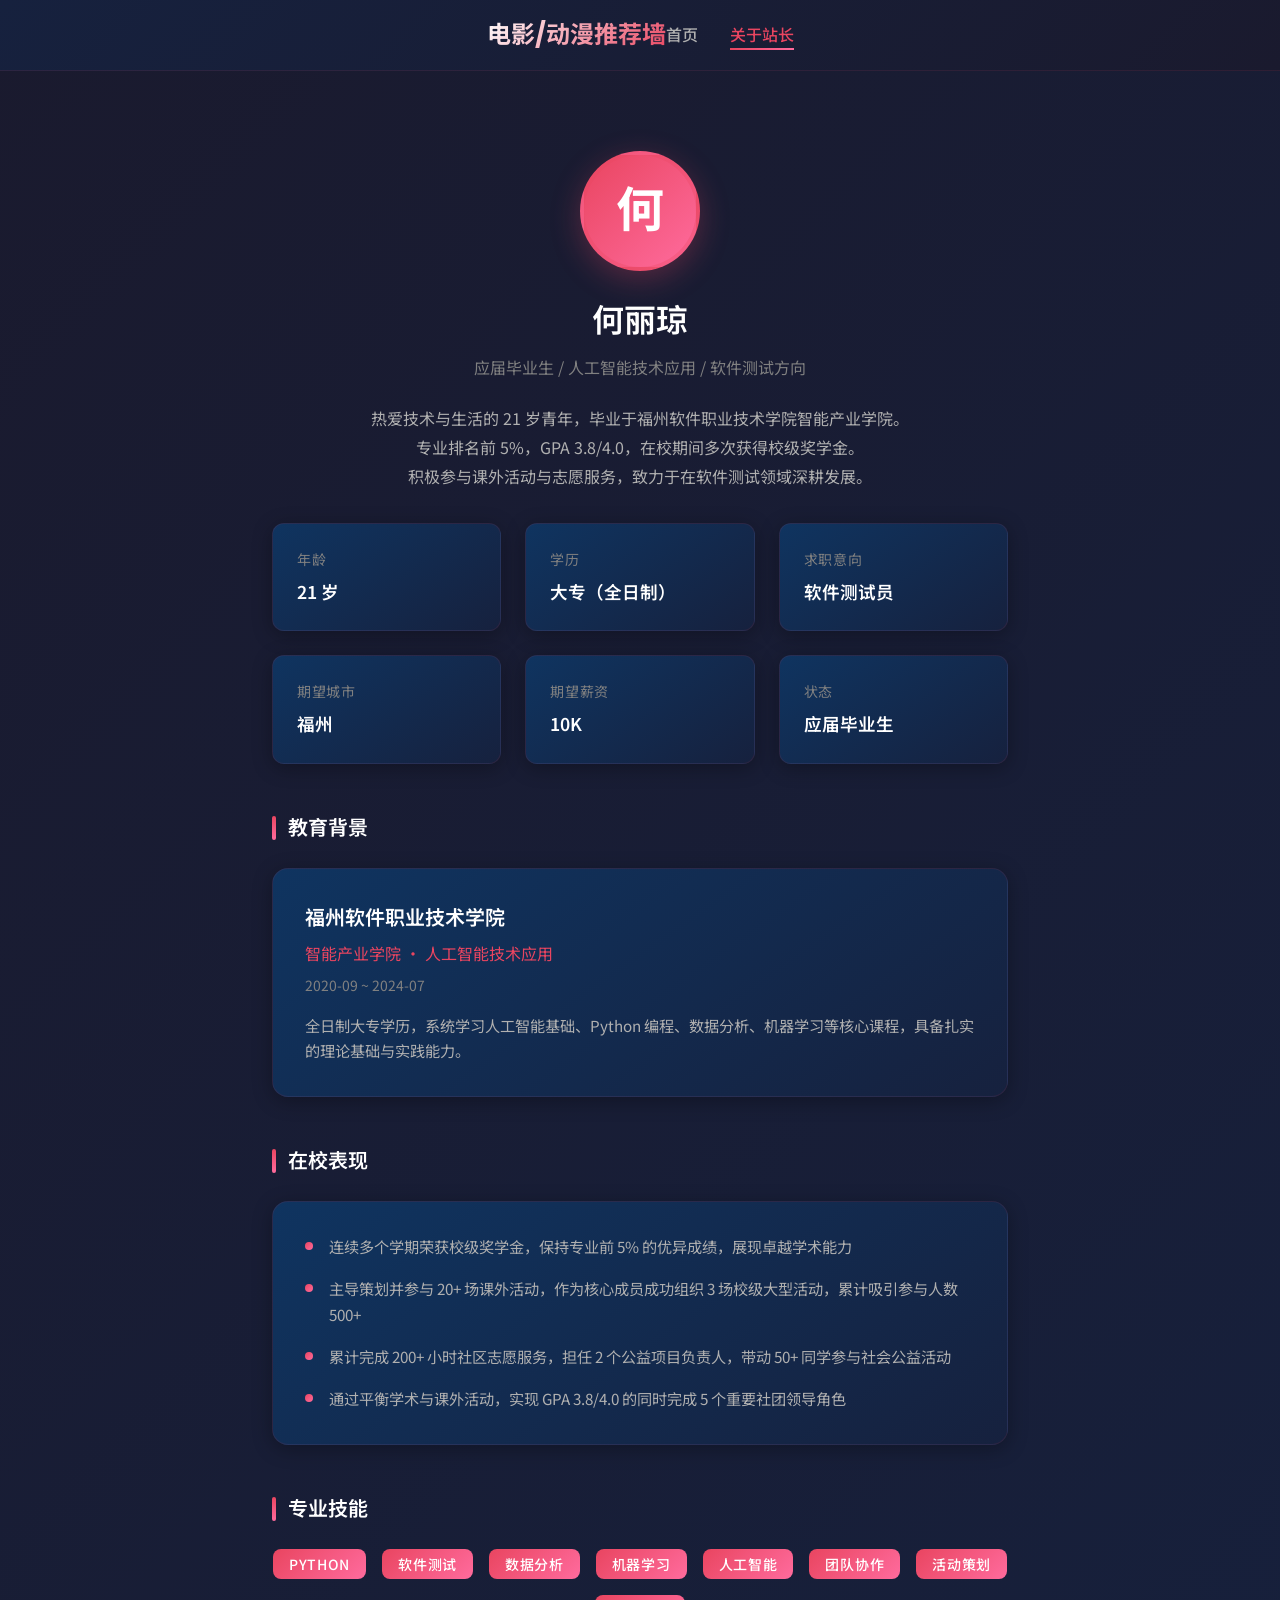
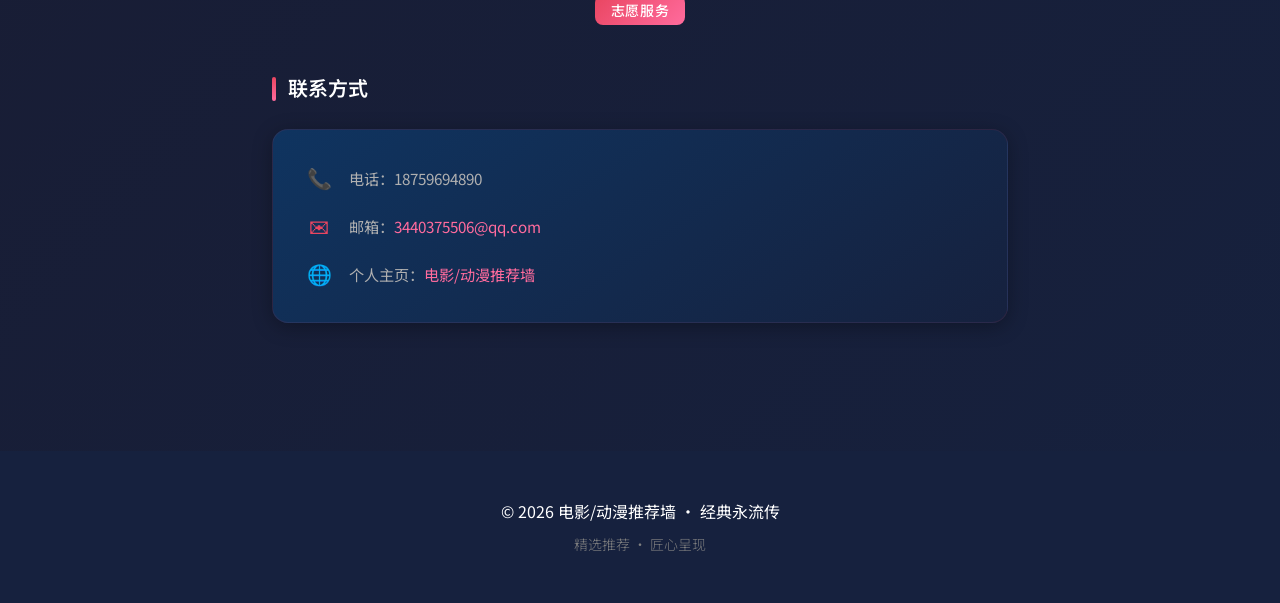
<file: about.html>
<!DOCTYPE html>
<html lang="zh-CN">
<head>
    <meta charset="UTF-8">
    <meta name="viewport" content="width=device-width, initial-scale=1.0">
    <meta name="description" content="关于站长 - 电影/动漫推荐墙">
    <title>关于站长 | 电影/动漫推荐墙</title>

    <link rel="preconnect" href="https://fonts.googleapis.com">
    <link rel="preconnect" href="https://fonts.gstatic.com" crossorigin>
    <link href="https://fonts.googleapis.com/css2?family=Poppins:wght@400;600;700&family=Noto+Sans+SC:wght@300;400;500;700&display=swap" rel="stylesheet">

    <link rel="stylesheet" href="styles.css">
    <style>
        /* 导航栏 */
        .navbar {
            background: linear-gradient(135deg, var(--bg-secondary) 0%, var(--bg-primary) 100%);
            padding: var(--spacing-sm) var(--spacing-lg);
            border-bottom: 1px solid rgba(233, 69, 96, 0.1);
            position: sticky;
            top: 0;
            z-index: 100;
        }

        .navbar-content {
            max-width: 1400px;
            margin: 0 auto;
            display: flex;
            justify-content: space-between;
            align-items: center;
        }

        .navbar-brand {
            font-family: var(--font-heading);
            font-size: 1.5rem;
            font-weight: 700;
            background: linear-gradient(135deg, var(--text-primary) 0%, var(--accent-primary) 100%);
            -webkit-background-clip: text;
            -webkit-text-fill-color: transparent;
            background-clip: text;
            text-decoration: none;
        }

        .navbar-links {
            display: flex;
            gap: var(--spacing-lg);
            list-style: none;
        }

        .navbar-links a {
            color: var(--text-secondary);
            text-decoration: none;
            font-size: 1rem;
            font-weight: 500;
            transition: color var(--transition-fast);
            position: relative;
        }

        .navbar-links a:hover,
        .navbar-links a.active {
            color: var(--accent-primary);
        }

        .navbar-links a::after {
            content: '';
            position: absolute;
            bottom: -4px;
            left: 0;
            width: 0;
            height: 2px;
            background: linear-gradient(90deg, var(--accent-primary), var(--accent-secondary));
            transition: width var(--transition-fast);
        }

        .navbar-links a:hover::after,
        .navbar-links a.active::after {
            width: 100%;
        }

        /* 关于页面内容区域 */
        .about-section {
            max-width: 800px;
            margin: 0 auto;
            padding: var(--spacing-xl) var(--spacing-lg);
            text-align: center;
        }

        /* 头像 */
        .about-avatar {
            width: 120px;
            height: 120px;
            border-radius: 50%;
            margin: 0 auto var(--spacing-md);
            background: linear-gradient(135deg, var(--accent-primary), var(--accent-secondary));
            display: flex;
            align-items: center;
            justify-content: center;
            font-family: var(--font-heading);
            font-size: 3rem;
            font-weight: 700;
            color: var(--text-primary);
            border: 4px solid rgba(233, 69, 96, 0.3);
            box-shadow: 0 8px 30px rgba(233, 69, 96, 0.3);
        }

        .about-name {
            font-family: var(--font-heading);
            font-size: clamp(1.5rem, 3vw, 2rem);
            font-weight: 600;
            color: var(--text-primary);
            margin-bottom: var(--spacing-xs);
        }

        .about-role {
            font-size: 1rem;
            color: var(--text-muted);
            margin-bottom: var(--spacing-md);
        }

        .about-bio {
            font-size: 1rem;
            color: var(--text-secondary);
            line-height: 1.8;
            margin-bottom: var(--spacing-lg);
        }

        /* 信息卡片网格 */
        .info-grid {
            display: grid;
            grid-template-columns: repeat(auto-fit, minmax(200px, 1fr));
            gap: var(--spacing-md);
            margin-bottom: var(--spacing-xl);
            text-align: left;
        }

        .info-card {
            background: linear-gradient(145deg, var(--bg-card) 0%, var(--bg-secondary) 100%);
            border-radius: var(--radius-md);
            padding: var(--spacing-md);
            box-shadow: 0 4px 20px var(--shadow-medium);
            border: 1px solid rgba(233, 69, 96, 0.1);
        }

        .info-card-title {
            font-size: 0.875rem;
            color: var(--text-muted);
            margin-bottom: var(--spacing-xs);
            text-transform: uppercase;
            letter-spacing: 0.05em;
        }

        .info-card-value {
            font-size: 1.1rem;
            color: var(--text-primary);
            font-weight: 600;
        }

        /* 区块标题 */
        .section-subtitle {
            font-family: var(--font-heading);
            font-size: 1.25rem;
            font-weight: 600;
            color: var(--text-primary);
            margin: var(--spacing-xl) 0 var(--spacing-md);
            text-align: left;
            position: relative;
            padding-left: var(--spacing-sm);
        }

        .section-subtitle::before {
            content: '';
            position: absolute;
            left: 0;
            top: 4px;
            bottom: 4px;
            width: 4px;
            background: linear-gradient(180deg, var(--accent-primary), var(--accent-secondary));
            border-radius: 2px;
        }

        /* 教育背景 */
        .edu-card {
            background: linear-gradient(145deg, var(--bg-card) 0%, var(--bg-secondary) 100%);
            border-radius: var(--radius-lg);
            padding: var(--spacing-lg);
            box-shadow: 0 4px 20px var(--shadow-medium);
            border: 1px solid rgba(233, 69, 96, 0.1);
            text-align: left;
            margin-bottom: var(--spacing-md);
        }

        .edu-school {
            font-size: 1.25rem;
            font-weight: 600;
            color: var(--text-primary);
            margin-bottom: var(--spacing-xs);
        }

        .edu-major {
            font-size: 1rem;
            color: var(--accent-primary);
            margin-bottom: var(--spacing-xs);
        }

        .edu-time {
            font-size: 0.875rem;
            color: var(--text-muted);
            margin-bottom: var(--spacing-sm);
        }

        .edu-detail {
            font-size: 0.95rem;
            color: var(--text-secondary);
            line-height: 1.7;
        }

        /* 在校表现列表 */
        .achievement-list {
            text-align: left;
            background: linear-gradient(145deg, var(--bg-card) 0%, var(--bg-secondary) 100%);
            border-radius: var(--radius-lg);
            padding: var(--spacing-lg);
            box-shadow: 0 4px 20px var(--shadow-medium);
            border: 1px solid rgba(233, 69, 96, 0.1);
        }

        .achievement-item {
            display: flex;
            align-items: flex-start;
            gap: var(--spacing-sm);
            margin-bottom: var(--spacing-sm);
            color: var(--text-secondary);
            font-size: 0.95rem;
            line-height: 1.7;
        }

        .achievement-item::before {
            content: '';
            min-width: 8px;
            height: 8px;
            background: linear-gradient(135deg, var(--accent-primary), var(--accent-secondary));
            border-radius: 50%;
            margin-top: 8px;
        }

        .achievement-item:last-child {
            margin-bottom: 0;
        }

        /* 技能标签 */
        .skill-tags {
            display: flex;
            flex-wrap: wrap;
            justify-content: center;
            gap: var(--spacing-sm);
            margin-bottom: var(--spacing-xl);
        }

        .skill-tag {
            display: inline-block;
            padding: calc(var(--spacing-xs) / 2) var(--spacing-sm);
            background: linear-gradient(135deg, var(--accent-primary), var(--accent-secondary));
            color: var(--text-primary);
            font-size: 0.875rem;
            font-weight: 500;
            border-radius: var(--radius-sm);
            text-transform: uppercase;
            letter-spacing: 0.05em;
        }

        /* 联系方式卡片 */
        .contact-card {
            background: linear-gradient(145deg, var(--bg-card) 0%, var(--bg-secondary) 100%);
            border-radius: var(--radius-lg);
            padding: var(--spacing-lg);
            box-shadow: 0 4px 20px var(--shadow-medium);
            border: 1px solid rgba(233, 69, 96, 0.1);
            text-align: left;
        }

        .contact-card-title {
            font-family: var(--font-heading);
            font-size: 1.25rem;
            font-weight: 600;
            color: var(--text-primary);
            margin-bottom: var(--spacing-md);
            text-align: center;
        }

        .contact-item {
            display: flex;
            align-items: center;
            gap: var(--spacing-sm);
            margin-bottom: var(--spacing-sm);
            color: var(--text-secondary);
            font-size: 0.95rem;
        }

        .contact-item:last-child {
            margin-bottom: 0;
        }

        .contact-icon {
            font-size: 1.25rem;
            color: var(--accent-primary);
            min-width: 28px;
            text-align: center;
        }

        .contact-item a {
            color: var(--accent-secondary);
            text-decoration: none;
            transition: color var(--transition-fast);
        }

        .contact-item a:hover {
            color: var(--accent-primary);
            text-decoration: underline;
        }

        /* 返回顶部按钮 */
        .back-to-top {
            position: fixed;
            bottom: 32px;
            right: 32px;
            width: 48px;
            height: 48px;
            border-radius: 50%;
            background: linear-gradient(135deg, var(--accent-primary), var(--accent-secondary));
            color: var(--text-primary);
            border: none;
            font-size: 1.25rem;
            cursor: pointer;
            box-shadow: 0 4px 15px rgba(233, 69, 96, 0.4);
            opacity: 0;
            visibility: hidden;
            transition: opacity var(--transition-normal), visibility var(--transition-normal), transform var(--transition-fast);
            z-index: 99;
            display: flex;
            align-items: center;
            justify-content: center;
        }

        .back-to-top.visible {
            opacity: 1;
            visibility: visible;
        }

        .back-to-top:hover {
            transform: translateY(-4px);
        }

        /* 响应式 */
        @media (max-width: 768px) {
            .navbar-content {
                flex-direction: column;
                gap: var(--spacing-sm);
            }

            .about-section {
                padding: var(--spacing-lg) var(--spacing-md);
            }

            .info-grid {
                grid-template-columns: 1fr;
            }

            .contact-card {
                padding: var(--spacing-md);
            }

            .back-to-top {
                bottom: 20px;
                right: 20px;
                width: 44px;
                height: 44px;
            }
        }
    </style>
</head>
<body>
    <div class="progress-bar" id="progress-bar"></div>

    <nav class="navbar">
        <div class="navbar-content">
            <a href="index.html" class="navbar-brand">电影/动漫推荐墙</a>
            <ul class="navbar-links">
                <li><a href="index.html">首页</a></li>
                <li><a href="about.html" class="active">关于站长</a></li>
            </ul>
        </div>
    </nav>

    <main class="main-content">
        <section class="about-section">
            <!-- 头像与基本信息 -->
            <div class="about-avatar">何</div>
            <h1 class="about-name">何丽琼</h1>
            <p class="about-role">应届毕业生 / 人工智能技术应用 / 软件测试方向</p>
            <p class="about-bio">
                热爱技术与生活的 21 岁青年，毕业于福州软件职业技术学院智能产业学院。<br>
                专业排名前 5%，GPA 3.8/4.0，在校期间多次获得校级奖学金。<br>
                积极参与课外活动与志愿服务，致力于在软件测试领域深耕发展。
            </p>

            <!-- 基本信息网格 -->
            <div class="info-grid">
                <div class="info-card">
                    <div class="info-card-title">年龄</div>
                    <div class="info-card-value">21 岁</div>
                </div>
                <div class="info-card">
                    <div class="info-card-title">学历</div>
                    <div class="info-card-value">大专（全日制）</div>
                </div>
                <div class="info-card">
                    <div class="info-card-title">求职意向</div>
                    <div class="info-card-value">软件测试员</div>
                </div>
                <div class="info-card">
                    <div class="info-card-title">期望城市</div>
                    <div class="info-card-value">福州</div>
                </div>
                <div class="info-card">
                    <div class="info-card-title">期望薪资</div>
                    <div class="info-card-value">10K</div>
                </div>
                <div class="info-card">
                    <div class="info-card-title">状态</div>
                    <div class="info-card-value">应届毕业生</div>
                </div>
            </div>

            <!-- 教育背景 -->
            <h2 class="section-subtitle">教育背景</h2>
            <div class="edu-card">
                <div class="edu-school">福州软件职业技术学院</div>
                <div class="edu-major">智能产业学院 · 人工智能技术应用</div>
                <div class="edu-time">2020-09 ~ 2024-07</div>
                <div class="edu-detail">
                    全日制大专学历，系统学习人工智能基础、Python 编程、数据分析、机器学习等核心课程，具备扎实的理论基础与实践能力。
                </div>
            </div>

            <!-- 在校表现 -->
            <h2 class="section-subtitle">在校表现</h2>
            <div class="achievement-list">
                <div class="achievement-item">连续多个学期荣获校级奖学金，保持专业前 5% 的优异成绩，展现卓越学术能力</div>
                <div class="achievement-item">主导策划并参与 20+ 场课外活动，作为核心成员成功组织 3 场校级大型活动，累计吸引参与人数 500+</div>
                <div class="achievement-item">累计完成 200+ 小时社区志愿服务，担任 2 个公益项目负责人，带动 50+ 同学参与社会公益活动</div>
                <div class="achievement-item">通过平衡学术与课外活动，实现 GPA 3.8/4.0 的同时完成 5 个重要社团领导角色</div>
            </div>

            <!-- 技能标签 -->
            <h2 class="section-subtitle">专业技能</h2>
            <div class="skill-tags">
                <span class="skill-tag">Python</span>
                <span class="skill-tag">软件测试</span>
                <span class="skill-tag">数据分析</span>
                <span class="skill-tag">机器学习</span>
                <span class="skill-tag">人工智能</span>
                <span class="skill-tag">团队协作</span>
                <span class="skill-tag">活动策划</span>
                <span class="skill-tag">志愿服务</span>
            </div>

            <!-- 联系方式 -->
            <h2 class="section-subtitle">联系方式</h2>
            <div class="contact-card">
                <div class="contact-item">
                    <span class="contact-icon">&#128222;</span>
                    <span>电话：18759694890</span>
                </div>
                <div class="contact-item">
                    <span class="contact-icon">&#9993;</span>
                    <span>邮箱：<a href="mailto:3440375506@qq.com">3440375506@qq.com</a></span>
                </div>
                <div class="contact-item">
                    <span class="contact-icon">&#127760;</span>
                    <span>个人主页：<a href="index.html">电影/动漫推荐墙</a></span>
                </div>
            </div>
        </section>
    </main>

    <footer class="footer">
        <div class="footer-content">
            <p class="copyright">&copy; 2026 电影/动漫推荐墙 · 经典永流传</p>
            <p class="footer-note">精选推荐 · 匠心呈现</p>
        </div>
    </footer>

    <button class="back-to-top" id="back-to-top" aria-label="返回顶部">&#8593;</button>

    <script>
        document.addEventListener('DOMContentLoaded', function () {
            // 进度条
            var progressBar = document.getElementById('progress-bar');
            function updateProgressBar() {
                var scrollTop = window.scrollY || document.documentElement.scrollTop;
                var scrollHeight = document.documentElement.scrollHeight - document.documentElement.clientHeight;
                var progress = scrollHeight > 0 ? (scrollTop / scrollHeight) * 100 : 0;
                progressBar.style.width = progress + '%';
            }
            window.addEventListener('scroll', updateProgressBar);
            updateProgressBar();

            // 返回顶部按钮
            var backToTopBtn = document.getElementById('back-to-top');
            function toggleBackToTop() {
                if ((window.scrollY || document.documentElement.scrollTop) > 300) {
                    backToTopBtn.classList.add('visible');
                } else {
                    backToTopBtn.classList.remove('visible');
                }
            }
            window.addEventListener('scroll', toggleBackToTop);
            backToTopBtn.addEventListener('click', function () {
                window.scrollTo({ top: 0, behavior: 'smooth' });
            });
            toggleBackToTop();
        });
    </script>
</body>
</html>
</file>
<file: styles.css>
:root {
    --bg-primary: #1a1a2e;
    --bg-secondary: #16213e;
    --bg-card: #0f3460;
    --accent-primary: #e94560;
    --accent-secondary: #ff6b9d;
    --text-primary: #ffffff;
    --text-secondary: #b0b0b0;
    --text-muted: #808080;
    --gradient-start: #e94560;
    --gradient-end: #0f3460;
    --shadow-light: rgba(233, 69, 96, 0.1);
    --shadow-medium: rgba(0, 0, 0, 0.3);
    --shadow-heavy: rgba(0, 0, 0, 0.5);
    --font-heading: 'Poppins', 'Noto Sans SC', sans-serif;
    --font-body: 'Noto Sans SC', 'Poppins', sans-serif;
    --spacing-xs: 0.5rem;
    --spacing-sm: 1rem;
    --spacing-md: 1.5rem;
    --spacing-lg: 2rem;
    --spacing-xl: 3rem;
    --radius-sm: 8px;
    --radius-md: 12px;
    --radius-lg: 16px;
    --transition-fast: 200ms ease;
    --transition-normal: 300ms ease;
    --transition-slow: 500ms ease;
}

* {
    margin: 0;
    padding: 0;
    box-sizing: border-box;
}

html {
    scroll-behavior: smooth;
}

body {
    font-family: var(--font-body);
    background: linear-gradient(135deg, var(--bg-primary) 0%, var(--bg-secondary) 100%);
    color: var(--text-primary);
    line-height: 1.6;
    min-height: 100vh;
    overflow-x: hidden;
}

.header {
    position: relative;
    padding: var(--spacing-xl) var(--spacing-lg);
    text-align: center;
    background: linear-gradient(135deg, var(--bg-secondary) 0%, var(--bg-primary) 100%);
    overflow: hidden;
}

.header-content {
    position: relative;
    z-index: 2;
}

.header-decoration {
    position: absolute;
    top: 0;
    left: 0;
    right: 0;
    bottom: 0;
    background: radial-gradient(circle at 20% 50%, var(--accent-primary) 0%, transparent 50%),
                radial-gradient(circle at 80% 50%, var(--accent-secondary) 0%, transparent 50%);
    opacity: 0.15;
    z-index: 1;
}

.main-title {
    font-family: var(--font-heading);
    font-size: clamp(2rem, 5vw, 3.5rem);
    font-weight: 700;
    background: linear-gradient(135deg, var(--text-primary) 0%, var(--accent-primary) 100%);
    -webkit-background-clip: text;
    -webkit-text-fill-color: transparent;
    background-clip: text;
    margin-bottom: var(--spacing-sm);
    letter-spacing: 0.05em;
}

.subtitle {
    font-size: clamp(1rem, 2.5vw, 1.25rem);
    color: var(--text-secondary);
    font-weight: 300;
    letter-spacing: 0.1em;
}

.main-content {
    max-width: 1400px;
    margin: 0 auto;
    padding: var(--spacing-lg);
}

.hero-section {
    text-align: center;
    padding: var(--spacing-xl) 0;
    margin-bottom: var(--spacing-lg);
}

.hero-content {
    max-width: 800px;
    margin: 0 auto;
}

.hero-title {
    font-family: var(--font-heading);
    font-size: clamp(1.5rem, 4vw, 2.5rem);
    font-weight: 600;
    color: var(--text-primary);
    margin-bottom: var(--spacing-sm);
    opacity: 0.95;
}

.hero-description {
    font-size: clamp(1rem, 2vw, 1.25rem);
    color: var(--text-secondary);
    font-weight: 300;
}

.section-title {
    font-family: var(--font-heading);
    font-size: clamp(1.5rem, 3vw, 2rem);
    font-weight: 600;
    text-align: center;
    margin-bottom: var(--spacing-xl);
    color: var(--text-primary);
    position: relative;
    display: inline-block;
    width: 100%;
}

.section-title::after {
    content: '';
    display: block;
    width: 80px;
    height: 4px;
    background: linear-gradient(90deg, var(--accent-primary), var(--accent-secondary));
    margin: var(--spacing-sm) auto 0;
    border-radius: 2px;
}

.card-grid {
    display: grid;
    grid-template-columns: repeat(auto-fit, minmax(320px, 1fr));
    gap: var(--spacing-lg);
    margin-top: var(--spacing-lg);
}

.card {
    background: linear-gradient(145deg, var(--bg-card) 0%, var(--bg-secondary) 100%);
    border-radius: var(--radius-lg);
    overflow: hidden;
    transition: transform var(--transition-normal), box-shadow var(--transition-normal);
    box-shadow: 0 4px 20px var(--shadow-medium);
    border: 1px solid rgba(233, 69, 96, 0.1);
}

.card:hover {
    transform: translateY(-8px);
    box-shadow: 0 12px 40px var(--shadow-heavy), 0 0 30px var(--shadow-light);
}

.card-image {
    position: relative;
    width: 100%;
    height: 200px;
    overflow: hidden;
    background: linear-gradient(90deg, var(--bg-primary) 25%, var(--bg-secondary) 50%, var(--bg-primary) 75%);
    background-size: 200% 100%;
    animation: shimmer 1.5s infinite;
}

@keyframes shimmer {
    0% { background-position: 200% 0; }
    100% { background-position: -200% 0; }
}

.card-image img {
    width: 100%;
    height: 100%;
    object-fit: cover;
    opacity: 0;
    transition: opacity 0.3s ease, transform var(--transition-slow);
}

.card-image img.loaded {
    opacity: 1;
}

.card:hover .card-image img {
    transform: scale(1.05);
}

.card-content {
    padding: var(--spacing-md);
}

.card-tag {
    display: inline-block;
    padding: var(--spacing-xs) var(--spacing-sm);
    background: linear-gradient(135deg, var(--accent-primary), var(--accent-secondary));
    color: var(--text-primary);
    font-size: 0.75rem;
    font-weight: 500;
    border-radius: var(--radius-sm);
    margin-bottom: var(--spacing-xs);
    text-transform: uppercase;
    letter-spacing: 0.05em;
}

.card-title {
    font-family: var(--font-heading);
    font-size: 1.5rem;
    font-weight: 600;
    color: var(--text-primary);
    margin-bottom: var(--spacing-xs);
}

.card-meta {
    font-size: 0.875rem;
    color: var(--text-muted);
    margin-bottom: var(--spacing-sm);
    font-weight: 400;
}

.card-description {
    font-size: 0.95rem;
    color: var(--text-secondary);
    line-height: 1.7;
    margin-bottom: var(--spacing-sm);
}

.card-rating {
    display: flex;
    align-items: center;
    gap: var(--spacing-xs);
    padding-top: var(--spacing-sm);
    border-top: 1px solid rgba(255, 255, 255, 0.1);
}

.rating-stars {
    font-size: 1.25rem;
    color: #ffd700;
}

.rating-score {
    font-size: 1.1rem;
    font-weight: 600;
    color: var(--text-primary);
}

.footer {
    background: var(--bg-secondary);
    padding: var(--spacing-xl) var(--spacing-lg);
    margin-top: var(--spacing-xl);
    text-align: center;
}

.footer-content {
    max-width: 1200px;
    margin: 0 auto;
}

.copyright {
    font-size: 1rem;
    color: var(--text-primary);
    margin-bottom: var(--spacing-xs);
    font-weight: 400;
}

.footer-note {
    font-size: 0.875rem;
    color: var(--text-muted);
    font-weight: 300;
}

@media (max-width: 1024px) {
    .card-grid {
        grid-template-columns: repeat(2, 1fr);
    }
    .main-content {
        padding: var(--spacing-md);
    }
}

@media (max-width: 768px) {
    .card-grid {
        grid-template-columns: 1fr;
    }
    .header {
        padding: var(--spacing-lg) var(--spacing-md);
    }
    .main-content {
        padding: var(--spacing-sm);
    }
    .hero-section {
        padding: var(--spacing-lg) 0;
    }
    .card-image {
        height: 180px;
    }
    .card-content {
        padding: var(--spacing-sm);
    }
    .card-title {
        font-size: 1.25rem;
    }
    .navbar {
        padding: var(--spacing-xs) var(--spacing-sm);
    }
    .filter-bar {
        gap: 0.5rem;
    }
    .lightbox-prev {
        left: 10px;
    }
    .lightbox-next {
        right: 10px;
    }
    .back-to-top {
        bottom: 1rem;
        right: 1rem;
    }
}

@media (max-width: 480px) {
    .card-grid {
        gap: var(--spacing-md);
    }
    .card-image {
        height: 160px;
    }
    .main-title {
        font-size: 1.75rem;
    }
    .hero-title {
        font-size: 1.25rem;
    }
    .section-title {
        font-size: 1.5rem;
    }
    .navbar-brand {
        font-size: 1rem;
    }
    .navbar-links a {
        font-size: 0.85rem;
    }
    .filter-btn {
        padding: 0.4rem 1rem;
        font-size: 0.85rem;
    }
    .lightbox-prev,
    .lightbox-next {
        width: 40px;
        height: 40px;
        font-size: 1.25rem;
    }
    .lightbox-close {
        top: -30px;
        font-size: 1.5rem;
    }
}

@media (prefers-reduced-motion: reduce) {
    * {
        animation-duration: 0.01ms !important;
        animation-iteration-count: 1 !important;
        transition-duration: 0.01ms !important;
    }
}

/* ===== 导航栏 ===== */
.navbar {
    position: sticky;
    top: 0;
    z-index: 100;
    display: flex;
    align-items: center;
    justify-content: space-between;
    background: var(--bg-secondary);
    border-bottom: 1px solid rgba(255, 255, 255, 0.05);
    padding: var(--spacing-sm) var(--spacing-lg);
}

.navbar-brand {
    font-weight: 700;
    font-size: 1.25rem;
    background: linear-gradient(135deg, var(--accent-primary), var(--accent-secondary));
    -webkit-background-clip: text;
    -webkit-text-fill-color: transparent;
    background-clip: text;
}

.navbar-links {
    display: flex;
    gap: var(--spacing-md);
}

.navbar-links a {
    color: var(--text-primary);
    text-decoration: none;
    font-size: 0.95rem;
    transition: color var(--transition-fast);
}

.navbar-links a:hover {
    background: linear-gradient(135deg, var(--accent-primary), var(--accent-secondary));
    -webkit-background-clip: text;
    -webkit-text-fill-color: transparent;
    background-clip: text;
}

/* ===== 筛选标签 ===== */
.filter-bar {
    display: flex;
    justify-content: center;
    flex-wrap: wrap;
    gap: 0.75rem;
    margin-bottom: var(--spacing-xl);
}

.filter-btn {
    background: transparent;
    border: 1px solid rgba(255, 255, 255, 0.2);
    border-radius: 20px;
    padding: 0.5rem 1.25rem;
    color: var(--text-secondary);
    font-family: inherit;
    font-size: 0.9rem;
    cursor: pointer;
    transition: all var(--transition-fast);
}

.filter-btn:hover {
    border-color: var(--accent-primary);
    color: var(--text-primary);
}

.filter-btn.active {
    background: linear-gradient(135deg, var(--accent-primary), var(--accent-secondary));
    border-color: transparent;
    color: white;
}

/* ===== 点赞按钮 ===== */
.card-actions {
    display: flex;
    justify-content: flex-end;
    padding-top: var(--spacing-sm);
    margin-top: var(--spacing-sm);
}

.like-btn {
    display: flex;
    align-items: center;
    gap: 4px;
    background: transparent;
    border: none;
    cursor: pointer;
    color: var(--text-muted);
    font-size: 1rem;
    padding: 0;
    transition: color var(--transition-fast), transform var(--transition-fast);
}

.like-btn:hover {
    color: var(--accent-primary);
}

.like-btn.liked {
    color: var(--accent-primary);
    transform: scale(1.1);
}

.like-count {
    margin-left: 4px;
    font-size: 0.875rem;
}

/* ===== 留言板 ===== */
.guestbook-section {
    padding: var(--spacing-xl) 0;
    margin-top: var(--spacing-xl);
}

.guestbook-form {
    background: var(--bg-card);
    border-radius: var(--radius-lg);
    padding: var(--spacing-md);
    max-width: 800px;
    margin: 0 auto;
}

.guestbook-form input,
.guestbook-form textarea {
    width: 100%;
    background: rgba(255, 255, 255, 0.05);
    border: 1px solid rgba(255, 255, 255, 0.1);
    border-radius: var(--radius-sm);
    padding: var(--spacing-sm);
    color: white;
    font-family: inherit;
    font-size: 1rem;
    margin-bottom: var(--spacing-sm);
    outline: none;
    transition: border-color var(--transition-fast);
}

.guestbook-form input:focus,
.guestbook-form textarea:focus {
    border-color: var(--accent-primary);
}

.guestbook-form textarea {
    min-height: 80px;
    resize: vertical;
}

#submit-message {
    background: linear-gradient(135deg, var(--accent-primary), var(--accent-secondary));
    border: none;
    border-radius: var(--radius-sm);
    padding: 0.75rem 1.5rem;
    color: white;
    font-family: inherit;
    font-size: 1rem;
    cursor: pointer;
    width: 100%;
    transition: opacity var(--transition-fast);
}

#submit-message:hover {
    opacity: 0.9;
}

.guestbook-list {
    margin-top: var(--spacing-lg);
    max-width: 800px;
    margin-left: auto;
    margin-right: auto;
}

.guestbook-item {
    background: var(--bg-card);
    border-radius: var(--radius-md);
    padding: var(--spacing-md);
    margin-bottom: var(--spacing-sm);
}

.guestbook-name {
    color: var(--accent-primary);
    font-weight: 600;
    margin-bottom: 0.25rem;
}

.guestbook-time {
    color: var(--text-muted);
    font-size: 0.75rem;
    margin-bottom: 0.5rem;
}

.guestbook-content,
.guestbook-text {
    color: var(--text-secondary);
    line-height: 1.6;
}

.guestbook-list:empty::after {
    content: '暂无留言，快来抢沙发吧~';
    display: block;
    text-align: center;
    color: var(--text-muted);
    padding: var(--spacing-lg) 0;
}

/* ===== Lightbox ===== */
.lightbox {
    position: fixed;
    inset: 0;
    z-index: 1000;
    display: flex;
    align-items: center;
    justify-content: center;
    opacity: 0;
    pointer-events: none;
    transition: opacity 0.3s ease;
}

.lightbox.active {
    opacity: 1;
    pointer-events: auto;
}

.lightbox-overlay {
    position: absolute;
    inset: 0;
    background: rgba(0, 0, 0, 0.9);
}

.lightbox-content {
    position: relative;
    z-index: 2;
    max-width: 90vw;
    max-height: 90vh;
}

.lightbox-img {
    max-width: 100%;
    max-height: 85vh;
    object-fit: contain;
    border-radius: var(--radius-sm);
    display: block;
}

.lightbox-close {
    position: absolute;
    top: -40px;
    right: 0;
    background: none;
    border: none;
    color: white;
    font-size: 2rem;
    cursor: pointer;
    line-height: 1;
}

.lightbox-prev,
.lightbox-next {
    position: absolute;
    top: 50%;
    transform: translateY(-50%);
    background: rgba(255, 255, 255, 0.1);
    border: none;
    color: white;
    font-size: 1.5rem;
    padding: 1rem;
    cursor: pointer;
    border-radius: 50%;
    width: 48px;
    height: 48px;
    display: flex;
    align-items: center;
    justify-content: center;
    transition: background var(--transition-fast);
}

.lightbox-prev:hover,
.lightbox-next:hover {
    background: rgba(255, 255, 255, 0.2);
}

.lightbox-prev {
    left: -60px;
}

.lightbox-next {
    right: -60px;
}

/* ===== 返回顶部 ===== */
.back-to-top {
    position: fixed;
    bottom: 2rem;
    right: 2rem;
    z-index: 99;
    width: 48px;
    height: 48px;
    border-radius: 50%;
    background: var(--accent-primary);
    border: none;
    color: white;
    font-size: 1.5rem;
    cursor: pointer;
    opacity: 0;
    transform: translateY(20px);
    transition: all 0.3s ease;
    display: flex;
    align-items: center;
    justify-content: center;
    pointer-events: none;
}

.back-to-top.visible {
    opacity: 1;
    transform: translateY(0);
    pointer-events: auto;
}

.back-to-top.visible:hover {
    transform: translateY(0) scale(1.1);
}

/* ===== 页面进度条 ===== */
.progress-bar {
    position: fixed;
    top: 0;
    left: 0;
    height: 3px;
    z-index: 101;
    background: linear-gradient(90deg, var(--accent-primary), var(--accent-secondary));
    width: 0%;
    transition: width 0.1s linear;
}

/* ===== 分享按钮 ===== */
.share-btn {
    background: transparent;
    border: 1px solid rgba(255, 255, 255, 0.3);
    color: var(--text-primary);
    padding: 0.5rem 1rem;
    border-radius: var(--radius-sm);
    font-family: inherit;
    font-size: 0.95rem;
    cursor: pointer;
    margin-top: var(--spacing-sm);
    transition: background var(--transition-fast);
}

.share-btn:hover {
    background: rgba(255, 255, 255, 0.1);
}

/* ===== Toast 提示 ===== */
.toast {
    position: fixed;
    bottom: 100px;
    left: 50%;
    transform: translateX(-50%) translateY(20px);
    background: var(--bg-card);
    color: var(--text-primary);
    padding: 0.75rem 1.5rem;
    border-radius: var(--radius-md);
    box-shadow: 0 4px 20px var(--shadow-heavy);
    z-index: 200;
    opacity: 0;
    transition: all 0.3s ease;
    pointer-events: none;
    font-size: 0.95rem;
}

.toast.visible {
    opacity: 1;
    transform: translateX(-50%) translateY(0);
}
</file>
